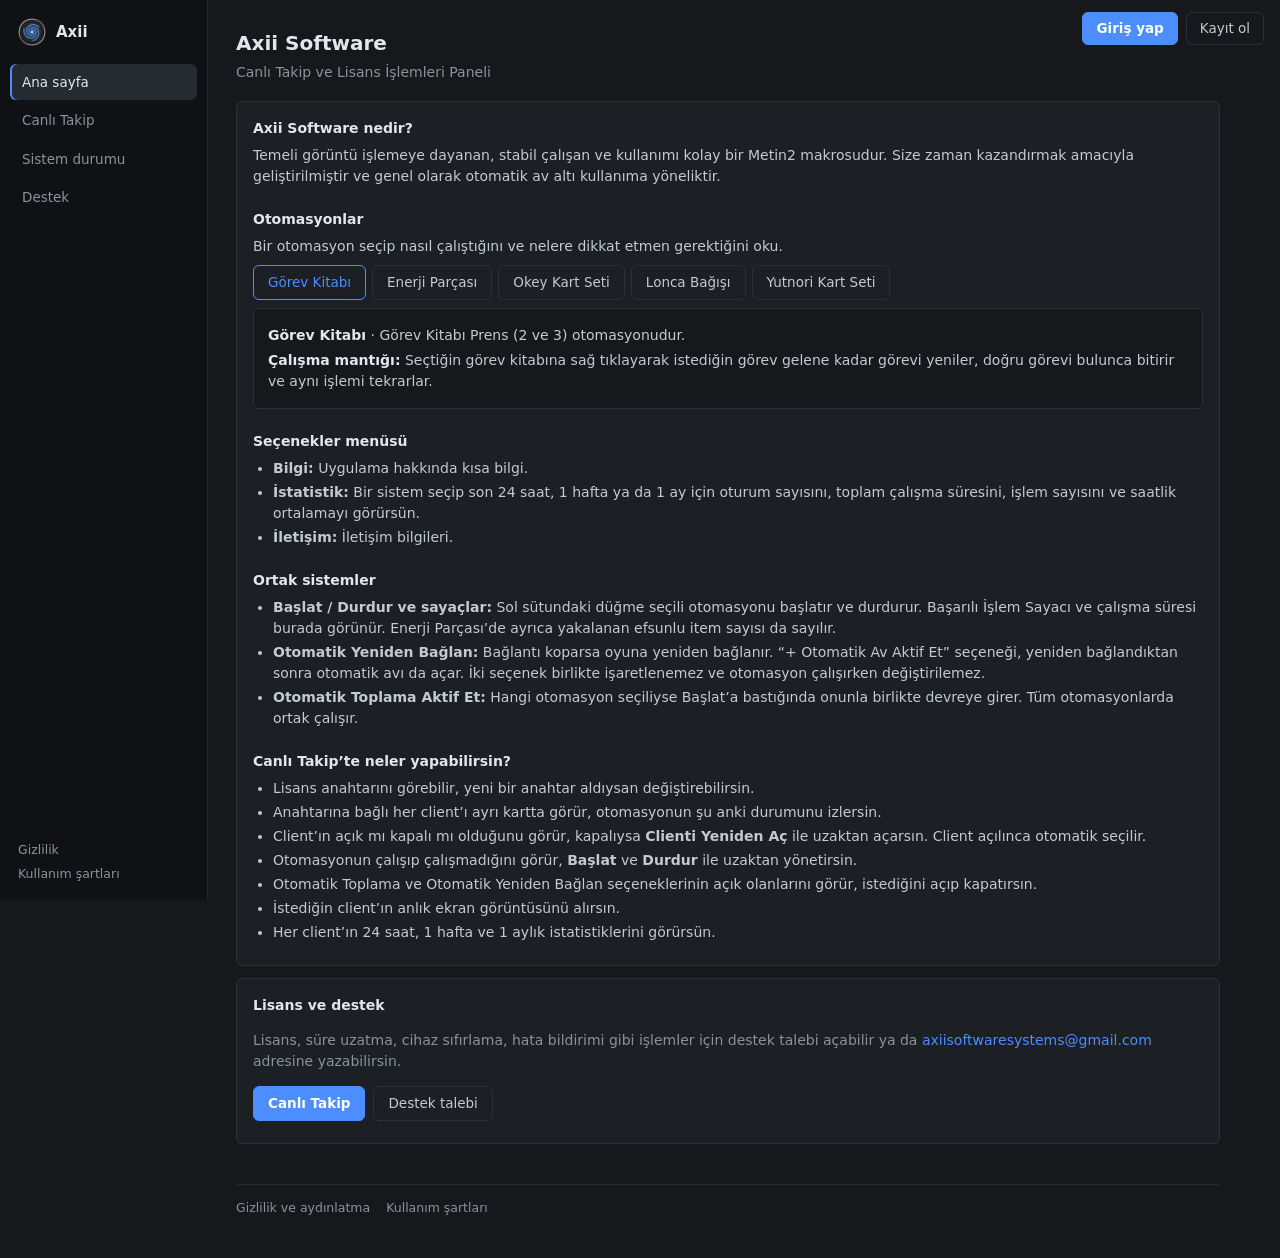
<file: index.html>
<!doctype html>
<html lang="tr"><head><meta charset="utf-8">
<meta http-equiv="Content-Security-Policy" content="default-src 'none'; script-src 'self'; style-src 'self'; img-src 'self' data:; connect-src https://axii-lisans.axiisoftwaresystems.workers.dev; base-uri 'none'; form-action 'none'">
<meta name="viewport" content="width=device-width,initial-scale=1">
<title>Axii Software</title>
<link rel="icon" href="logo.png">
<link rel="stylesheet" href="panel.css">
</head><body>

<div class="hesap" id="hesap">
  <button id="hGiris">Giriş yap</button><button id="hKayit" class="o">Kayıt ol</button>
  <div id="hMenu" class="hesap-menu gizli">
    <button id="hKim" class="o"></button>
    <div class="acilir gizli" id="hAcilir">
      <a id="sifreLink">Şifre değiştir</a>
      <a id="yonLink" href="https://axii-lisans.axiisoftwaresystems.workers.dev/yonetim" class="gizli">Yönetim paneli</a>
      <a id="cikis">Çıkış yap</a>
    </div>
  </div>
</div>

<div class="modal gizli" id="modal"><div class="mkutu">
  <button class="x" id="mKapat" aria-label="Kapat">×</button>

  <div data-m="giris">
    <h3>Giriş yap</h3>
    <div class="row"><input id="mgEp" type="email" placeholder="E-posta" autocomplete="username"></div>
    <div class="row"><input id="mgSf" type="password" placeholder="Şifre" autocomplete="current-password"></div>
    <div class="row gizli" id="mgKodSatir"><input id="mgKod" inputmode="numeric" maxlength="6" placeholder="Doğrulama kodu (6 hane)" autocomplete="one-time-code"></div>
    <div class="row"><button id="mgBtn">Giriş yap</button></div>
    <div class="msg" id="mgMsg"></div>
    <p class="alt-l"><a id="mgUnuttum">Şifremi unuttum</a> · Hesabın yok mu? <a id="mgKayit">Kayıt ol</a></p>
  </div>

  <div data-m="kayit" class="gizli">
    <h3>Kayıt ol</h3>
    <div class="row"><input id="mkEp" type="email" placeholder="E-posta" autocomplete="username"></div>
    <div class="row"><input id="mkSf" type="password" placeholder="Şifre (en az 10 karakter)" autocomplete="new-password"></div>
    <div class="row"><input id="mkKey" placeholder="Lisans anahtarı" autocomplete="off"></div>
    <label class="onay"><input type="checkbox" id="mkRiza"><span><a href="gizlilik.html" target="_blank" rel="noopener">Aydınlatma metnini</a> ve <a href="sartlar.html" target="_blank" rel="noopener">kullanım şartlarını</a> okudum. Canlı takip için durum bilgisinin ve istediğimde ekran görüntüsünün işlenmesini kabul ediyorum.</span></label>
    <p class="not">Hesabın, yönetici onayından sonra aktif olur.</p>
    <div class="row"><button id="mkBtn">Kayıt ol</button></div>
    <div class="msg" id="mkMsg"></div>
    <p class="alt-l">Hesabın var mı? <a id="mkGiris">Giriş yap</a></p>
  </div>

  <div data-m="unuttum" class="gizli">
    <h3>Şifre sıfırla</h3>
    <p class="not">Hesabına bağlı lisans anahtarı seni doğrular. Yeni şifre belirleyince tüm açık oturumların kapanır.</p>
    <div class="row"><input id="muEp" type="email" placeholder="E-posta" autocomplete="username"></div>
    <div class="row"><input id="muKey" placeholder="Lisans anahtarı" autocomplete="off"></div>
    <div class="row"><input id="muSf" type="password" placeholder="Yeni şifre (en az 10 karakter)" autocomplete="new-password"></div>
    <div class="row"><button id="muBtn">Şifreyi sıfırla</button></div>
    <div class="msg" id="muMsg"></div>
    <p class="alt-l"><a id="muGiris">Girişe dön</a></p>
  </div>

  <div data-m="anahtar" class="gizli">
    <h3>Lisans anahtarını değiştir</h3>
    <p class="not">Yeni bir anahtar aldıysan buraya gir. Hesabın bu anahtara bağlanır.</p>
    <div class="row"><input id="maKey" placeholder="Yeni lisans anahtarı" autocomplete="off"></div>
    <div class="row"><button id="maBtn">Değiştir</button></div>
    <div class="msg" id="maMsg"></div>
  </div>

  <div data-m="cihaz" class="gizli">
    <h3>Client ayarları</h3>
    <div class="row"><input id="mcAd" placeholder="Client adı" maxlength="40" autocomplete="off"></div>
    <div class="row"><button id="mcKaydet">Adı kaydet</button></div>
    <hr>
    <p class="not">Clienti silersen kaydı ve tüm verisi kaldırılır, client sınırından düşer. Yalnızca uygulaması kapalı olan client silinebilir.</p>
    <div class="row"><button id="mcSil" class="tehlike">Clienti sil</button></div>
    <div class="msg" id="mcMsg"></div>
  </div>

  <div data-m="sifre" class="gizli">
    <h3>Şifre değiştir</h3>
    <p class="not gizli" id="msZor">Yönetici geçici bir şifre verdi. Devam etmeden önce yeni bir şifre belirle.</p>
    <div class="row"><input id="msEski" type="password" placeholder="Mevcut şifre" autocomplete="current-password"></div>
    <div class="row"><input id="msYeni" type="password" placeholder="Yeni şifre (en az 10 karakter)" autocomplete="new-password"></div>
    <div class="row"><button id="msBtn">Kaydet</button></div>
    <div class="msg" id="msMsg"></div>
  </div>
</div></div>

<div class="w">
  <aside class="side" id="side"></aside>
  <main class="main">

    <div class="bildirim s gizli" id="bakimBilgi"></div>

    <section data-s="ana">
      <h2>Axii Software</h2>
      <p class="alt-baslik">Canlı Takip ve Lisans İşlemleri Paneli</p>

      <div class="card rehber">
        <h3>Axii Software nedir?</h3>
        <p>Temeli görüntü işlemeye dayanan, stabil çalışan ve kullanımı kolay bir Metin2 makrosudur. Size zaman kazandırmak amacıyla geliştirilmiştir ve genel olarak otomatik av altı kullanıma yöneliktir.</p>

        <h3>Otomasyonlar</h3>
        <p>Bir otomasyon seçip nasıl çalıştığını ve nelere dikkat etmen gerektiğini oku.</p>
        <div class="chips" id="otoChips">
          <button class="o on" data-k="mc">Görev Kitabı</button>
          <button class="o" data-k="oto">Enerji Parçası</button>
          <button class="o" data-k="mr">Okey Kart Seti</button>
          <button class="o" data-k="ln">Lonca Bağışı</button>
          <button class="o" data-k="yn">Yutnori Kart Seti</button>
        </div>
        <div class="ozel oto-p" data-k="mc">
          <p><b>Görev Kitabı</b> · Görev Kitabı Prens (2 ve 3) otomasyonudur.</p>
          <p><b>Çalışma mantığı:</b> Seçtiğin görev kitabına sağ tıklayarak istediğin görev gelene kadar görevi yeniler, doğru görevi bulunca bitirir ve aynı işlemi tekrarlar.</p>
        </div>
        <div class="ozel oto-p gizli" data-k="oto">
          <p><b>Enerji Parçası</b> · Enerji parçası ve enerji kristali üretim otomasyonudur.</p>
          <p><b>Çalışma mantığı:</b> 2, 3 ve 4. envanterlerdeki yeni itemleri takip eder, efsun koruması uygular ve büyülü çekiçle üretim yapar. Enerji Kristali sekmesi, Simyacı’dan kristal üretimini sürekli tekrarlar.</p>
        </div>
        <div class="ozel oto-p gizli" data-k="mr">
          <p><b>Okey Kart Seti</b> · Okey Kart Seti oynama otomasyonudur.</p>
          <p><b>Çalışma mantığı:</b> Okey etkinliğini baştan sona kendisi oynar ve kart seti üretimini tekrarlar.</p>
        </div>
        <div class="ozel oto-p gizli" data-k="ln">
          <p><b>Lonca Bağışı</b> · Birden çok hesap ve karakterle günlük lonca katılımı ile exp/yang bağışı yaparak lonca puanı üretir.</p>
          <p><b>Çalışma mantığı:</b> Kayıtlı hesapları sırayla açar. İşaretli her karakterle oyuna girip günlük katılım, exp ve yang bağışını yapar, sonra sıradaki karaktere geçer. Son karakterden sonra oyundan çıkıp sıradaki hesaba geçer, son hesap bitince durur.</p>
        </div>

        <div class="ozel oto-p gizli" data-k="yn">
          <p><b>Yutnori Kart Seti</b> · Cadılar Bayramı Yutnori mini oyununu bilgisayara karşı kendisi oynar.</p>
          <p><b>Çalışma mantığı:</b> Etkinlik penceresinden Yutnori’yi açar ve oyunu başlatır. Her atıştan önce taşların konumuna göre olasılık menüsünden sonucu seçer, iki taşı mümkün olduğunca üst üste getirip birlikte götürür, rakip taşını yakalayabiliyorsa yakalar. Oyun bitince ödülü alıp yeni oyuna geçer. Envanterde Yutnori Oyun Tahtası ve 30.000 Yang olmalı.</p>
        </div>

        <h3>Seçenekler menüsü</h3>
        <ul>
          <li><b>Bilgi:</b> Uygulama hakkında kısa bilgi.</li>
          <li><b>İstatistik:</b> Bir sistem seçip son 24 saat, 1 hafta ya da 1 ay için oturum sayısını, toplam çalışma süresini, işlem sayısını ve saatlik ortalamayı görürsün.</li>
          <li><b>İletişim:</b> İletişim bilgileri.</li>
        </ul>

        <h3>Ortak sistemler</h3>
        <ul>
          <li><b>Başlat / Durdur ve sayaçlar:</b> Sol sütundaki düğme seçili otomasyonu başlatır ve durdurur. Başarılı İşlem Sayacı ve çalışma süresi burada görünür. Enerji Parçası’de ayrıca yakalanan efsunlu item sayısı da sayılır.</li>
          <li><b>Otomatik Yeniden Bağlan:</b> Bağlantı koparsa oyuna yeniden bağlanır. “+ Otomatik Av Aktif Et” seçeneği, yeniden bağlandıktan sonra otomatik avı da açar. İki seçenek birlikte işaretlenemez ve otomasyon çalışırken değiştirilemez.</li>
          <li><b>Otomatik Toplama Aktif Et:</b> Hangi otomasyon seçiliyse Başlat’a bastığında onunla birlikte devreye girer. Tüm otomasyonlarda ortak çalışır.</li>
        </ul>

        <h3>Canlı Takip’te neler yapabilirsin?</h3>
        <ul>
          <li>Lisans anahtarını görebilir, yeni bir anahtar aldıysan değiştirebilirsin.</li>
          <li>Anahtarına bağlı her client’ı ayrı kartta görür, otomasyonun şu anki durumunu izlersin.</li>
          <li>Client’ın açık mı kapalı mı olduğunu görür, kapalıysa <b>Clienti Yeniden Aç</b> ile uzaktan açarsın. Client açılınca otomatik seçilir.</li>
          <li>Otomasyonun çalışıp çalışmadığını görür, <b>Başlat</b> ve <b>Durdur</b> ile uzaktan yönetirsin.</li>
          <li>Otomatik Toplama ve Otomatik Yeniden Bağlan seçeneklerinin açık olanlarını görür, istediğini açıp kapatırsın.</li>
          <li>İstediğin client’ın anlık ekran görüntüsünü alırsın.</li>
          <li>Her client’ın 24 saat, 1 hafta ve 1 aylık istatistiklerini görürsün.</li>
        </ul>
      </div>

      <div class="card">
        <h3>Lisans ve destek</h3>
        <p class="soft">Lisans, süre uzatma, cihaz sıfırlama, hata bildirimi gibi işlemler için destek talebi açabilir ya da <a href="mailto:axiisoftwaresystems@gmail.com">axiisoftwaresystems@gmail.com</a> adresine yazabilirsin.</p>
        <div class="row"><a class="btn" href="#durum">Canlı Takip</a><a class="btn o" href="#destek">Destek talebi</a></div>
      </div>
    </section>

    <section data-s="durum" hidden>
      <h2>Canlı Takip</h2>
      <p class="alt-baslik">Bilgisayarlarındaki Axii Software’i uzaktan izle ve yönet.</p>
      <div class="msg soft" id="girisIpucu">Canlı Takip için sağ üstten giriş yap.</div>

      <div class="card gizli" id="sonuc">
        <div class="kv"><span>Lisans</span><span id="lic"></span></div>
        <div class="kv"><span>Bitiş tarihi</span><span id="bitis"></span></div>
        <div class="kv"><span>Lisans anahtarı</span><span><span class="m" id="keyMetin"></span> <button class="o k" id="keyGoster">Göster</button><button class="o k" id="keyDegis">Değiştir</button></span></div>
        <div class="kv"><span>Client</span><span id="cliDurum"></span></div>
      </div>

      <div id="cihazlar"></div>

      <div class="card gizli" id="gKart">
        <div class="row ara">
          <h3 id="gBaslik">Client görüntüsü</h3>
          <button id="gKapat" class="o k">Kapat ve sil</button>
        </div>
        <img id="gImg" class="goruntu" alt="Client görüntüsü">
      </div>
      <div class="msg soft" id="gMsg"></div>
    </section>

    <section data-s="sistem" hidden>
      <h2>Sistem durumu</h2>
      <p class="alt-baslik">Sunucu, veritabanı ve güncel sürüm bilgisi.</p>
      <div class="card">
        <div class="kv"><span>Sunucu</span><span id="dApi" class="soft">Kontrol ediliyor...</span></div>
        <div class="kv"><span>Veritabanı</span><span id="dDb" class="soft">—</span></div>
        <div class="kv"><span>Güncel sürüm</span><span id="dSurum" class="soft">—</span></div>
        <div class="kv"><span>Bakım</span><span id="dBakim" class="soft">—</span></div>
      </div>
      <p class="soft">Burası açılıyorsa uygulama da sunucuya ulaşabilir.</p>
    </section>

    <section data-s="destek" hidden>
      <h2>Destek</h2>
      <p class="alt-baslik">Sorunlarını ve isteklerini buradan ilet. Yanıt aşağıda görünür.</p>
      <div class="msg soft gizli" id="dGiris">Destek talebi için sağ üstten giriş yap.</div>
      <div id="dGovde" class="gizli">
        <div class="card">
          <h3>Yeni talep</h3>
          <div class="row"><input id="dKonu" class="tam" maxlength="80" placeholder="Konu"></div>
          <div class="row"><textarea id="dMesaj" maxlength="2000" placeholder="Sorunu ya da isteğini yaz"></textarea></div>
          <div class="row"><button id="dGonder">Gönder</button></div>
          <div class="msg" id="dMsg"></div>
        </div>
        <div id="dListe"></div>
      </div>
    </section>

    <div class="altbilgi"><a href="gizlilik.html">Gizlilik ve aydınlatma</a><a href="sartlar.html">Kullanım şartları</a></div>
  </main>
</div>
<script src="config.js"></script><script src="panel.js"></script>
<script src="durum.js"></script>
<script src="uye.js"></script>
</body></html>
</file>
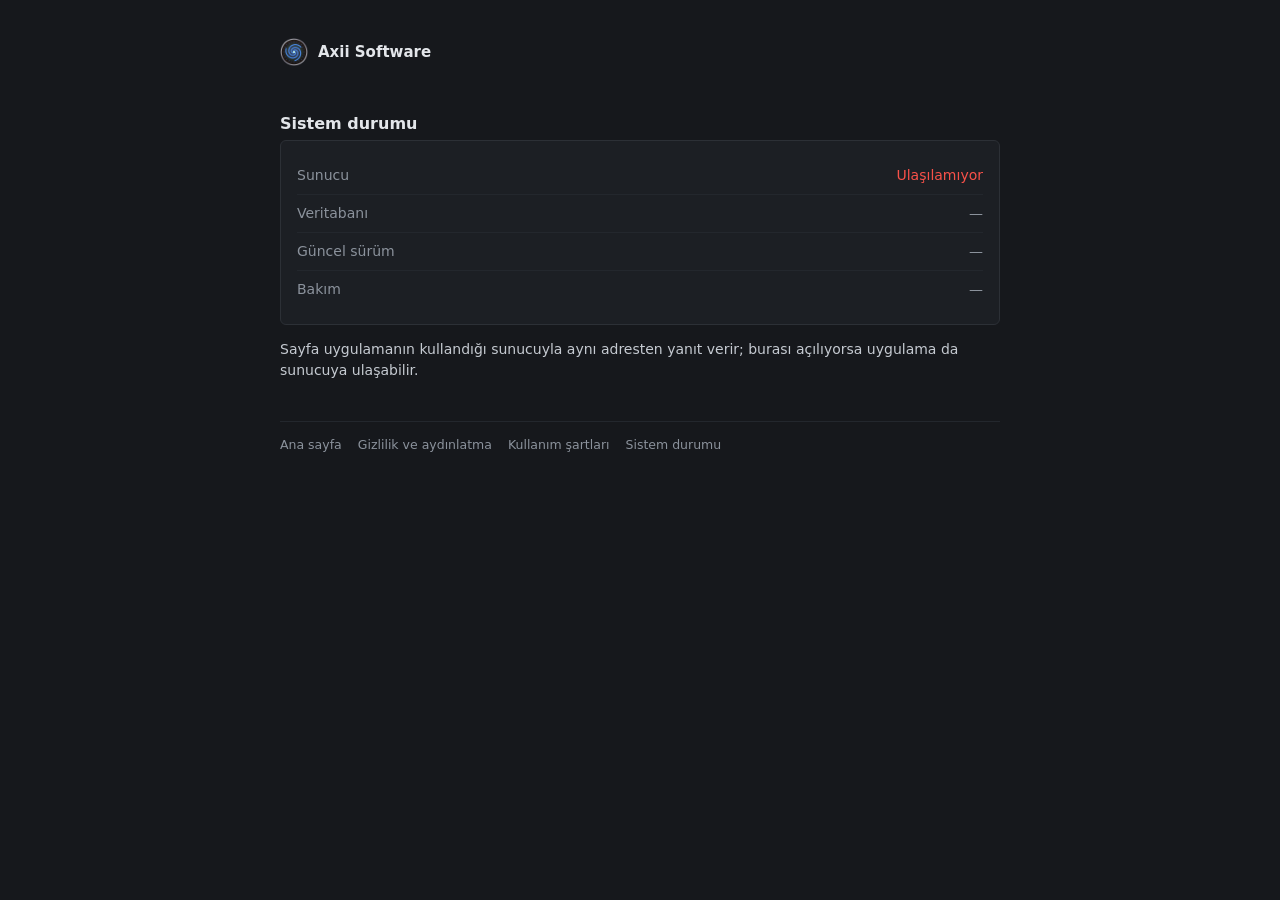
<file: durum.html>
<!doctype html>
<html lang="tr"><head><meta charset="utf-8">
<meta http-equiv="Content-Security-Policy" content="default-src 'none'; script-src 'self'; style-src 'self'; img-src 'self' data:; connect-src https://axii-lisans.axiisoftwaresystems.workers.dev; base-uri 'none'; form-action 'none'">
<meta name="viewport" content="width=device-width,initial-scale=1">
<title>Sistem durumu · Axii Software</title>
<link rel="icon" href="logo.png">
<link rel="stylesheet" href="panel.css">
</head><body>
<div class="sayfa">
<div class="marka"><img src="logo.png" alt="">Axii Software</div>
<h2>Sistem durumu</h2>
<div class="card">
<div class="kv"><span>Sunucu</span><span id="dApi" class="soft">Kontrol ediliyor...</span></div>
<div class="kv"><span>Veritabanı</span><span id="dDb" class="soft">—</span></div>
<div class="kv"><span>Güncel sürüm</span><span id="dSurum" class="soft">—</span></div>
<div class="kv"><span>Bakım</span><span id="dBakim" class="soft">—</span></div>
</div>
<p class="soft">Sayfa uygulamanın kullandığı sunucuyla aynı adresten yanıt verir; burası açılıyorsa uygulama da sunucuya ulaşabilir.</p>
<div class="altbilgi"><a href="index.html">Ana sayfa</a><a href="gizlilik.html">Gizlilik ve aydınlatma</a><a href="sartlar.html">Kullanım şartları</a><a href="durum.html">Sistem durumu</a></div>
</div>
<script src="config.js"></script><script src="panel.js"></script><script src="durum.js"></script>
</body></html>
</file>
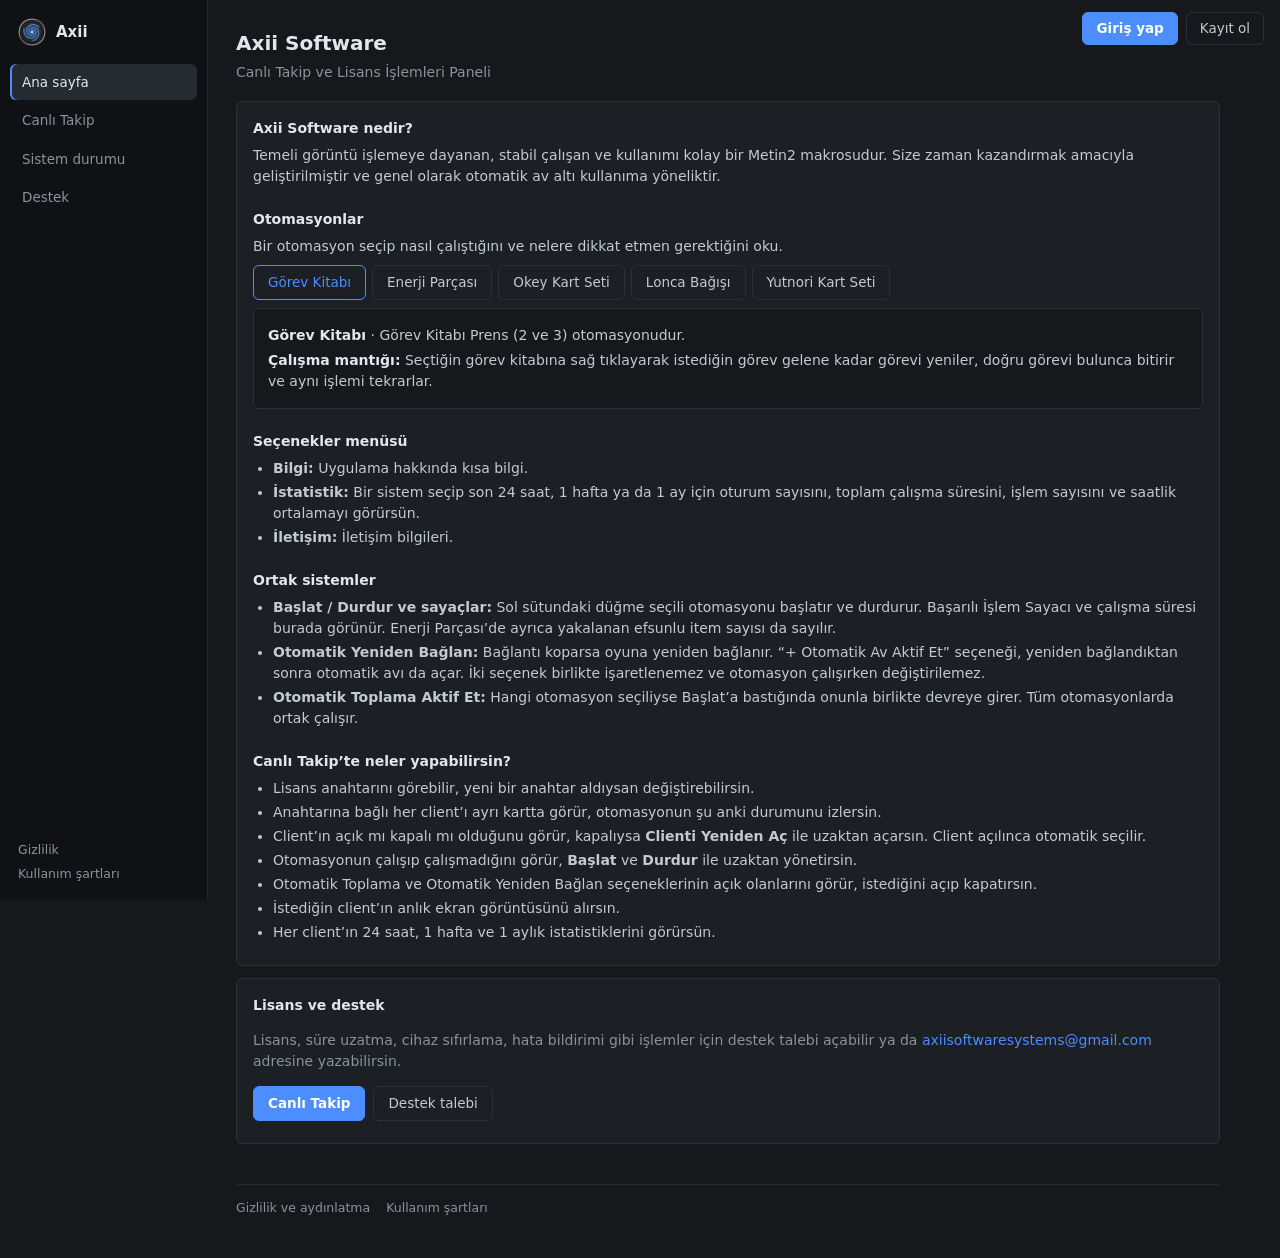
<file: editor.html>
<!doctype html>
<html lang="tr"><head><meta charset="utf-8">
<meta name="viewport" content="width=device-width,initial-scale=1">
<meta name="robots" content="noindex,nofollow">
<title>Axii Editör</title>
<link rel="stylesheet" href="panel.css">
<style>
body{height:100vh;display:flex;flex-direction:column;overflow:hidden}
#bar{display:flex;gap:8px;flex-wrap:wrap;align-items:center;padding:8px 12px;background:var(--side);border-bottom:1px solid var(--line)}
#bar b{color:var(--acc);margin-right:4px}
select{font:inherit;font-size:14px;background:var(--bg);color:var(--fg);border:1px solid var(--line);border-radius:var(--r);padding:6px 8px}
button.on{background:var(--acc);color:var(--on);border-color:var(--acc)}
#stage{flex:1;min-height:0;overflow:auto;display:flex;justify-content:center;background:var(--line)}
#fr{border:0;width:100%;height:100%;background:var(--bg);flex:none}
#hata{padding:16px}
#pop{position:fixed;z-index:50;width:300px;background:var(--card);border:1px solid var(--acc);border-radius:var(--r);padding:12px;box-shadow:0 8px 30px #0006}
#pop textarea{width:100%;min-height:90px;resize:vertical;font:inherit;background:var(--bg);color:var(--fg);border:1px solid var(--line);border-radius:var(--r);padding:8px}
#pEl{font-size:12px;color:var(--soft);margin:0 0 8px;word-break:break-all}
#msg{font-size:13px;color:var(--soft)}
</style></head><body>

<div id="bar">
  <b>AXII EDİTÖR</b>
  <select id="sayfa" title="Sayfa"><option value="index.html">Panel (index.html)</option><option value="yonetim.html">Yönetim (yonetim.html)</option></select>
  <select id="gorunum" title="Bölüm"></select>
  <select id="genislik" title="Ekran"><option value="">Masaüstü</option><option value="768px">Tablet</option><option value="390px">Mobil</option></select>
  <button id="duzenBtn" class="o" title="Açıkken sayfadaki öğelere tıklayınca not penceresi açılır">Düzenleme modu: Kapalı</button>
  <button id="gizliBtn" class="o" title="Giriş yapınca görünen kartları da göster">Gizli kartları göster</button>
  <span id="say" class="soft"></span>
  <button id="kopyaBtn">Hepsini kopyala</button>
  <button id="temizBtn" class="o">Temizle</button>
  <span id="msg"></span>
</div>

<div id="stage"><iframe id="fr" title="Önizleme"></iframe></div>
<div id="hata" class="gizli"></div>

<div id="pop" class="gizli">
  <p id="pEl"></p>
  <textarea id="pTxt" placeholder="Burası nasıl olsun? Örn: Bu butonu büyüt, rengini maviye çevir."></textarea>
  <div class="row"><button id="pKaydet">Kaydet</button><button id="pSil" class="o">Sil</button><button id="pIptal" class="o">Vazgeç</button></div>
</div>

<script>
var $ = function (i) { return document.getElementById(i); };
var KEY = "axii_editor_notlar", notlar = [], duzen = false, gizliAcik = false, acik = null, doc = null, fr = $("fr");
try { notlar = JSON.parse(localStorage.getItem(KEY) || "[]") || []; } catch (e) { notlar = []; }
function kaydet() { try { localStorage.setItem(KEY, JSON.stringify(notlar)); } catch (e) {} $("say").textContent = notlar.length + " not"; }
function bilgi(m) { $("msg").textContent = m; setTimeout(function () { if ($("msg").textContent === m) $("msg").textContent = ""; }, 3500); }
function gorunum() { return $("gorunum").value || ""; }

// ---- Sayfa yükleme ----
function yukle() { $("pop").classList.add("gizli"); $("hata").classList.add("gizli"); fr.src = $("sayfa").value; }
fr.onload = function () {
  try { doc = fr.contentDocument; if (!doc || !doc.body) throw 0; }
  catch (e) {
    $("hata").classList.remove("gizli");
    $("hata").textContent = "Sayfa okunamadı. Editörü dosya olarak (file://) değil, GitHub Pages adresinden ya da yerel bir sunucudan aç.";
    return;
  }
  enjekte(); bolumleriDoldur(); gorunumUygula(); pinCiz();
};
function enjekte() {
  var st = doc.createElement("style");
  st.textContent = ".__hv{outline:2px solid #f0c040!important;outline-offset:-2px;cursor:crosshair!important}" +
    ".__pin{position:absolute;z-index:99999;min-width:22px;height:22px;padding:0 6px;border-radius:11px;background:#f0c040;color:#17140a;" +
    "font:700 12px/22px sans-serif;text-align:center;cursor:pointer;box-shadow:0 1px 6px #0008}";
  doc.head.appendChild(st);
  doc.addEventListener("mouseover", function (e) {
    if (!duzen) return;
    var o = doc.querySelector(".__hv"); if (o) o.classList.remove("__hv");
    if (!e.target.classList.contains("__pin")) e.target.classList.add("__hv");
  }, true);
  doc.addEventListener("click", function (e) {
    if (!duzen) return;
    e.preventDefault(); e.stopPropagation();
    var t = e.target, r = fr.getBoundingClientRect();
    if (t.classList.contains("__pin")) { ac(notlar.filter(function (n) { return n.id === t.dataset.id; })[0], r.left + e.clientX, r.top + e.clientY); return; }
    var h = doc.querySelector(".__hv"); if (h) h.classList.remove("__hv");
    ac({ id: "n" + Date.now(), sayfa: $("sayfa").value, gorunum: gorunum(), sel: sec(t), tag: t.tagName.toLowerCase(),
         text: (t.innerText || t.value || t.placeholder || t.alt || "").trim().replace(/\s+/g, " ").slice(0, 60), istek: "", yeni: true },
       r.left + e.clientX, r.top + e.clientY);
  }, true);
}
function sec(el) {
  var p = [];
  while (el && el.nodeType === 1 && el !== doc.body && p.length < 6) {
    if (el.id) { p.unshift("#" + el.id); break; }
    var s = el.tagName.toLowerCase();
    var c = Array.prototype.filter.call(el.classList, function (k) { return k.indexOf("__") !== 0 && k !== "gizli"; });
    if (c.length) s += "." + c.slice(0, 2).join(".");
    var kardes = el.parentNode ? Array.prototype.filter.call(el.parentNode.children, function (x) { return x.tagName === el.tagName; }) : [];
    if (kardes.length > 1) s += ":nth-of-type(" + (kardes.indexOf(el) + 1) + ")";
    p.unshift(s); el = el.parentNode;
  }
  return p.join(" > ");
}

// ---- Bölümler (data-s) ve gizli kartlar ----
function bolumleriDoldur() {
  var onceki = gorunum(), g = $("gorunum"), liste = Array.prototype.slice.call(doc.querySelectorAll("[data-s]"));
  g.textContent = "";
  liste.forEach(function (s) {
    var o = document.createElement("option"); o.value = s.dataset.s;
    var h = s.querySelector("h2"); o.textContent = h ? h.textContent : s.dataset.s; g.appendChild(o);
  });
  g.style.display = liste.length ? "" : "none";
  if (liste.some(function (s) { return s.dataset.s === onceki; })) g.value = onceki;
}
function gorunumUygula() {
  Array.prototype.forEach.call(doc.querySelectorAll("[data-s]"), function (s) { s.hidden = s.dataset.s !== gorunum(); });
  Array.prototype.forEach.call(doc.querySelectorAll("[data-__g]"), function (e) { e.removeAttribute("data-__g"); e.classList.add("gizli"); });
  if (gizliAcik) Array.prototype.forEach.call(doc.querySelectorAll(".gizli"), function (e) { e.setAttribute("data-__g", "1"); e.classList.remove("gizli"); });
}

// ---- İğneler ----
function pinCiz() {
  if (!doc) return;
  Array.prototype.forEach.call(doc.querySelectorAll(".__pin"), function (p) { p.remove(); });
  var w = fr.contentWindow;
  notlar.forEach(function (n, i) {
    if (n.sayfa !== $("sayfa").value || n.gorunum !== gorunum()) return;
    var el; try { el = doc.querySelector(n.sel); } catch (e) { el = null; }
    if (!el) return;
    var r = el.getBoundingClientRect(); if (!r.width && !r.height) return;
    var p = doc.createElement("div"); p.className = "__pin"; p.dataset.id = n.id; p.textContent = i + 1;
    p.style.left = Math.max(0, r.right + w.scrollX - 14) + "px"; p.style.top = Math.max(0, r.top + w.scrollY - 10) + "px";
    doc.body.appendChild(p);
  });
}

// ---- Not penceresi ----
function ac(n, x, y) {
  if (!n) return;
  acik = n; $("pEl").textContent = n.tag + (n.text ? " · \"" + n.text + "\"" : "") + "  —  " + n.sel;
  $("pTxt").value = n.istek || ""; $("pSil").style.display = n.yeni ? "none" : "";
  var p = $("pop"); p.classList.remove("gizli");
  p.style.left = Math.max(8, Math.min(x + 12, innerWidth - 316)) + "px";
  p.style.top = Math.max(8, Math.min(y + 12, innerHeight - p.offsetHeight - 8)) + "px";
  $("pTxt").focus();
}
function pKapat() { $("pop").classList.add("gizli"); acik = null; }
$("pKaydet").onclick = function () {
  if (!acik) return;
  var t = $("pTxt").value.trim();
  if (!t) { if (!acik.yeni) notlar = notlar.filter(function (n) { return n.id !== acik.id; }); }
  else { acik.istek = t; if (acik.yeni) { delete acik.yeni; notlar.push(acik); } }
  kaydet(); pKapat(); pinCiz();
};
$("pSil").onclick = function () { if (acik) notlar = notlar.filter(function (n) { return n.id !== acik.id; }); kaydet(); pKapat(); pinCiz(); };
$("pIptal").onclick = pKapat;
document.addEventListener("keydown", function (e) { if (e.key === "Escape") pKapat(); });

// ---- Kopyala / temizle ----
function metinUret() {
  if (!notlar.length) return "";
  var s = "AXII PANEL DEĞİŞİKLİK NOTLARI (" + notlar.length + ")\n\n";
  notlar.forEach(function (n, i) {
    s += (i + 1) + ") [" + n.sayfa + " · bölüm: " + (n.gorunum || "-") + "]\n   Öğe: " + n.tag + (n.text ? " (\"" + n.text + "\")" : "") +
      "\n   Seçici: " + n.sel + "\n   İstek: " + n.istek + "\n\n";
  });
  return s.trim();
}
$("kopyaBtn").onclick = function () {
  var t = metinUret(); if (!t) { bilgi("Henüz not yok."); return; }
  function yedek() { var a = document.createElement("textarea"); a.value = t; document.body.appendChild(a); a.select(); try { document.execCommand("copy"); bilgi("Kopyalandı."); } catch (e) { bilgi("Kopyalanamadı."); } a.remove(); }
  if (navigator.clipboard && navigator.clipboard.writeText) navigator.clipboard.writeText(t).then(function () { bilgi("Kopyalandı. Sohbete yapıştır."); }, yedek); else yedek();
};
$("temizBtn").onclick = function () { if (notlar.length && confirm("Tüm notlar silinsin mi?")) { notlar = []; kaydet(); pinCiz(); } };

// ---- Üst çubuk ----
$("sayfa").onchange = yukle;
$("gorunum").onchange = function () { gorunumUygula(); pinCiz(); };
$("genislik").onchange = function () { fr.style.width = $("genislik").value || "100%"; setTimeout(pinCiz, 100); };
$("duzenBtn").onclick = function () {
  duzen = !duzen; this.textContent = "Düzenleme modu: " + (duzen ? "Açık" : "Kapalı"); this.classList.toggle("on", duzen);
  if (!duzen && doc) { var o = doc.querySelector(".__hv"); if (o) o.classList.remove("__hv"); }
};
$("gizliBtn").onclick = function () { gizliAcik = !gizliAcik; this.classList.toggle("on", gizliAcik); if (doc) { gorunumUygula(); pinCiz(); } };
window.addEventListener("resize", pinCiz);
kaydet(); yukle();
</script>
</body></html>
</file>
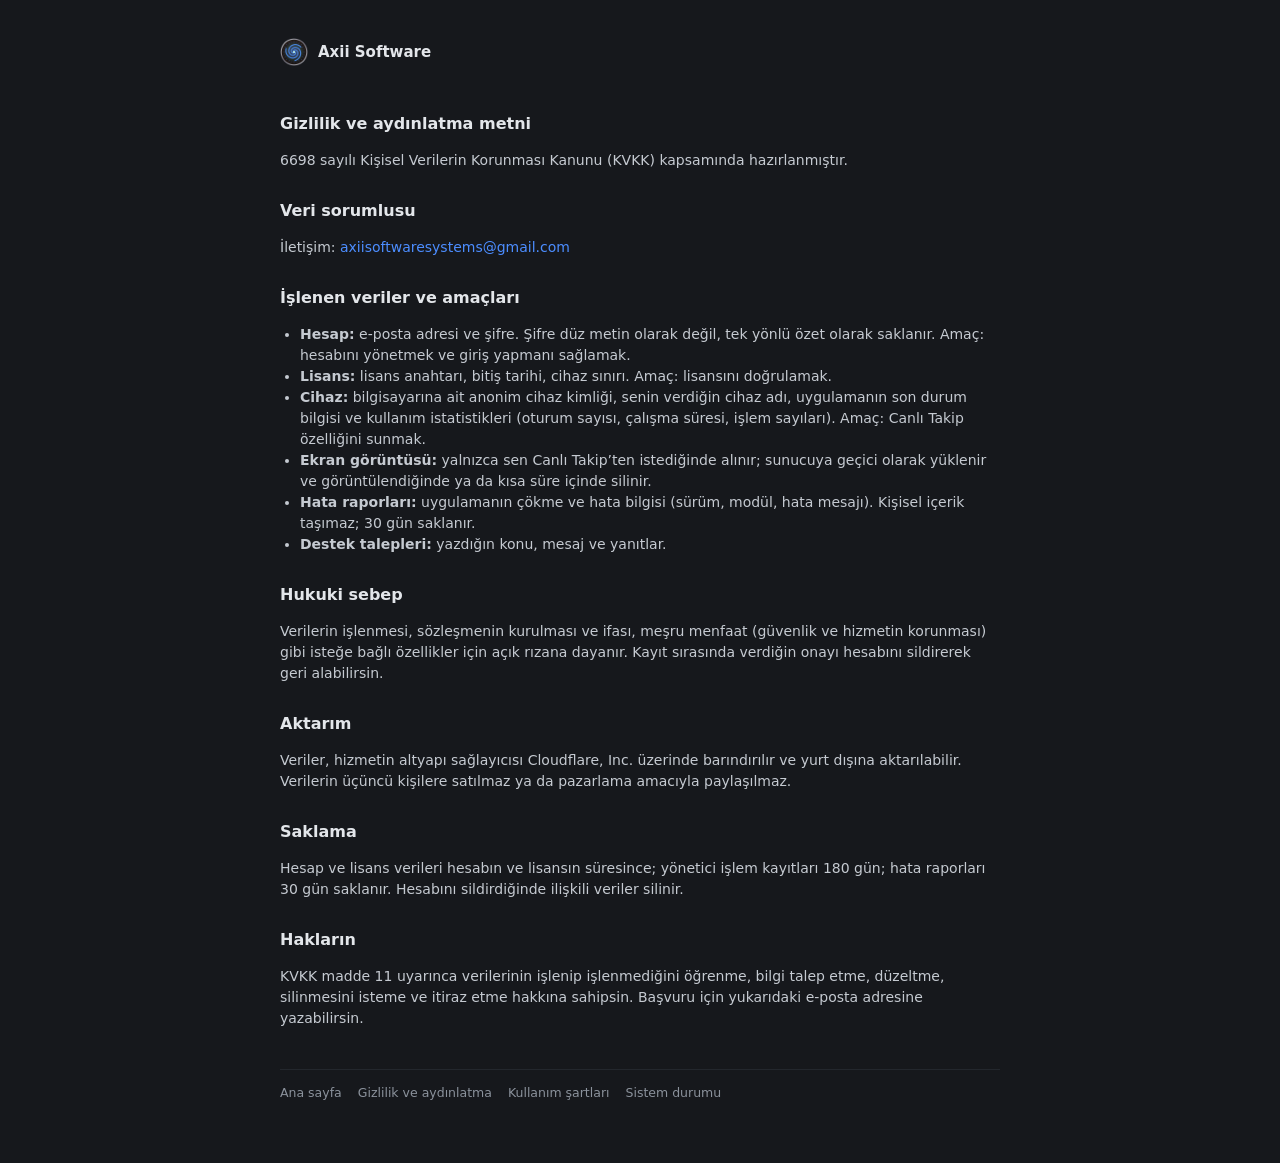
<file: gizlilik.html>
<!doctype html>
<html lang="tr"><head><meta charset="utf-8">
<meta http-equiv="Content-Security-Policy" content="default-src 'none'; script-src 'self'; style-src 'self'; img-src 'self' data:; connect-src https://axii-lisans.axiisoftwaresystems.workers.dev; base-uri 'none'; form-action 'none'">
<meta http-equiv="Content-Security-Policy" content="default-src 'none'; script-src 'self'; style-src 'self'; img-src 'self' data:; connect-src https://axii-lisans.axiisoftwaresystems.workers.dev; base-uri 'none'; form-action 'none'">
<meta name="viewport" content="width=device-width,initial-scale=1">
<title>Gizlilik ve aydınlatma · Axii Software</title>
<link rel="icon" href="logo.png">
<link rel="stylesheet" href="panel.css">
</head><body>
<div class="sayfa">
<div class="marka"><img src="logo.png" alt="">Axii Software</div>
<h2>Gizlilik ve aydınlatma metni</h2>
<p class="soft">6698 sayılı Kişisel Verilerin Korunması Kanunu (KVKK) kapsamında hazırlanmıştır.</p>
<h2>Veri sorumlusu</h2>
<p>İletişim: <a href="mailto:axiisoftwaresystems@gmail.com">axiisoftwaresystems@gmail.com</a></p>
<h2>İşlenen veriler ve amaçları</h2>
<ul>
<li><b>Hesap:</b> e-posta adresi ve şifre. Şifre düz metin olarak değil, tek yönlü özet olarak saklanır. Amaç: hesabını yönetmek ve giriş yapmanı sağlamak.</li>
<li><b>Lisans:</b> lisans anahtarı, bitiş tarihi, cihaz sınırı. Amaç: lisansını doğrulamak.</li>
<li><b>Cihaz:</b> bilgisayarına ait anonim cihaz kimliği, senin verdiğin cihaz adı, uygulamanın son durum bilgisi ve kullanım istatistikleri (oturum sayısı, çalışma süresi, işlem sayıları). Amaç: Canlı Takip özelliğini sunmak.</li>
<li><b>Ekran görüntüsü:</b> yalnızca sen Canlı Takip’ten istediğinde alınır; sunucuya geçici olarak yüklenir ve görüntülendiğinde ya da kısa süre içinde silinir.</li>
<li><b>Hata raporları:</b> uygulamanın çökme ve hata bilgisi (sürüm, modül, hata mesajı). Kişisel içerik taşımaz; 30 gün saklanır.</li>
<li><b>Destek talepleri:</b> yazdığın konu, mesaj ve yanıtlar.</li>
</ul>
<h2>Hukuki sebep</h2>
<p>Verilerin işlenmesi, sözleşmenin kurulması ve ifası, meşru menfaat (güvenlik ve hizmetin korunması) gibi isteğe bağlı özellikler için açık rızana dayanır. Kayıt sırasında verdiğin onayı hesabını sildirerek geri alabilirsin.</p>
<h2>Aktarım</h2>
<p>Veriler, hizmetin altyapı sağlayıcısı Cloudflare, Inc. üzerinde barındırılır ve yurt dışına aktarılabilir. Verilerin üçüncü kişilere satılmaz ya da pazarlama amacıyla paylaşılmaz.</p>
<h2>Saklama</h2>
<p>Hesap ve lisans verileri hesabın ve lisansın süresince; yönetici işlem kayıtları 180 gün; hata raporları 30 gün saklanır. Hesabını sildirdiğinde ilişkili veriler silinir.</p>
<h2>Hakların</h2>
<p>KVKK madde 11 uyarınca verilerinin işlenip işlenmediğini öğrenme, bilgi talep etme, düzeltme, silinmesini isteme ve itiraz etme hakkına sahipsin. Başvuru için yukarıdaki e-posta adresine yazabilirsin.</p>
<div class="altbilgi"><a href="index.html">Ana sayfa</a><a href="gizlilik.html">Gizlilik ve aydınlatma</a><a href="sartlar.html">Kullanım şartları</a><a href="durum.html">Sistem durumu</a></div>
</div>

</body></html>
</file>
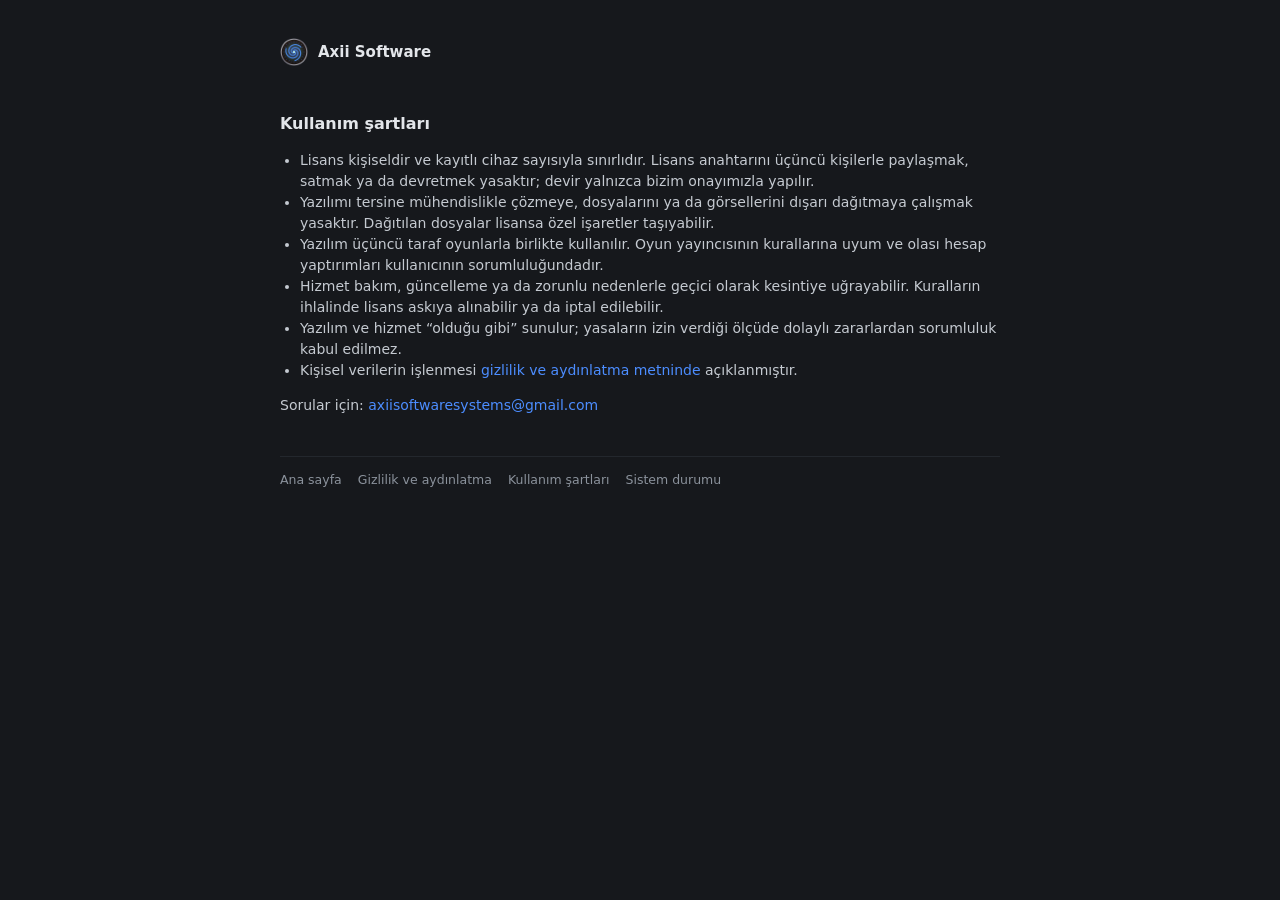
<file: sartlar.html>
<!doctype html>
<html lang="tr"><head><meta charset="utf-8">
<meta http-equiv="Content-Security-Policy" content="default-src 'none'; script-src 'self'; style-src 'self'; img-src 'self' data:; connect-src https://axii-lisans.axiisoftwaresystems.workers.dev; base-uri 'none'; form-action 'none'">
<meta name="viewport" content="width=device-width,initial-scale=1">
<title>Kullanım şartları · Axii Software</title>
<link rel="icon" href="logo.png">
<link rel="stylesheet" href="panel.css">
</head><body>
<div class="sayfa">
<div class="marka"><img src="logo.png" alt="">Axii Software</div>
<h2>Kullanım şartları</h2>
<ul>
<li>Lisans kişiseldir ve kayıtlı cihaz sayısıyla sınırlıdır. Lisans anahtarını üçüncü kişilerle paylaşmak, satmak ya da devretmek yasaktır; devir yalnızca bizim onayımızla yapılır.</li>
<li>Yazılımı tersine mühendislikle çözmeye, dosyalarını ya da görsellerini dışarı dağıtmaya çalışmak yasaktır. Dağıtılan dosyalar lisansa özel işaretler taşıyabilir.</li>
<li>Yazılım üçüncü taraf oyunlarla birlikte kullanılır. Oyun yayıncısının kurallarına uyum ve olası hesap yaptırımları kullanıcının sorumluluğundadır.</li>
<li>Hizmet bakım, güncelleme ya da zorunlu nedenlerle geçici olarak kesintiye uğrayabilir. Kuralların ihlalinde lisans askıya alınabilir ya da iptal edilebilir.</li>
<li>Yazılım ve hizmet “olduğu gibi” sunulur; yasaların izin verdiği ölçüde dolaylı zararlardan sorumluluk kabul edilmez.</li>
<li>Kişisel verilerin işlenmesi <a href="gizlilik.html">gizlilik ve aydınlatma metninde</a> açıklanmıştır.</li>
</ul>
<p class="soft">Sorular için: <a href="mailto:axiisoftwaresystems@gmail.com">axiisoftwaresystems@gmail.com</a></p>
<div class="altbilgi"><a href="index.html">Ana sayfa</a><a href="gizlilik.html">Gizlilik ve aydınlatma</a><a href="sartlar.html">Kullanım şartları</a><a href="durum.html">Sistem durumu</a></div>
</div>

</body></html>
</file>
<file: panel.css>
/* Axii panel teması: masaüstü uygulamasındaki renk ve yerleşimle aynı (koyu, tek vurgu rengi, düz yüzeyler). */
:root{--bg:#16181C;--title:#0F1114;--panel:#1C1F24;--raised:#262B32;--border:#2C3036;--line:#23272D;--text:#E3E6EA;--t2:#C5CAD1;--muted:#8B929C;--accent:#4C8DFF;--accenth:#6AA0FF;--green:#3FB950;--okfg:#56D364;--okbg:#16301E;--red:#C9372C;--redt:#F85149;--dim:#5A6068;--r:6px;color-scheme:dark}
*{box-sizing:border-box}
html{background:var(--bg)}
body{margin:0;background:var(--bg);color:var(--text);font:14px/1.5 "Segoe UI",system-ui,-apple-system,sans-serif;-webkit-font-smoothing:antialiased}
[hidden],.gizli{display:none!important}
a{color:var(--accent);text-decoration:none}a:hover{color:var(--accenth)}
h1,h2,h3,h4{margin:0;font-weight:600}
h2{font-size:20px;margin-bottom:4px}h3{font-size:14px;margin-bottom:10px}
.alt-baslik{margin:0 0 18px;color:var(--muted)}

/* ---- Yerleşim ---- */
.w{display:flex;min-height:100vh}
.side{width:208px;flex:none;background:var(--title);border-right:1px solid var(--line);padding:16px 10px;position:sticky;top:0;height:100vh;display:flex;flex-direction:column}
.marka{display:flex;gap:10px;align-items:center;padding:2px 8px 18px;font-weight:700;font-size:15px;color:var(--text)}
.marka img{width:28px;height:28px}
.side nav a{display:block;padding:8px 12px;border-radius:var(--r);color:var(--muted);margin-bottom:2px;font-size:13.5px}
.side nav a:hover{color:var(--text);background:var(--panel)}
.side nav a.on{background:var(--raised);color:var(--text);box-shadow:inset 2px 0 0 var(--accent)}
.sp{flex:1}
.side .alt{font-size:12.5px;color:var(--muted);padding:0 8px;display:flex;flex-direction:column;gap:6px}
.side .alt a{color:var(--muted);cursor:pointer}.side .alt a:hover{color:var(--text)}
.main{flex:1;min-width:0;padding:28px 28px 40px;max-width:1040px}
.sayfa{max-width:760px;margin:0 auto;padding:36px 20px 60px}
.sayfa .marka{padding-left:0}
.sayfa h2{margin-top:28px;font-size:16px}
.sayfa p,.sayfa li{color:var(--t2)}
.sayfa ul{padding-left:20px}

/* ---- Kart / satır ---- */
.card{background:var(--panel);border:1px solid var(--border);border-radius:var(--r);padding:16px;margin:0 0 12px}
.row{display:flex;gap:8px;flex-wrap:wrap;align-items:center;margin:6px 0}
.row.ara{justify-content:space-between}
.kolonlar{display:grid;grid-template-columns:repeat(auto-fit,minmax(190px,1fr));gap:12px;margin-bottom:12px}
.kv{display:flex;justify-content:space-between;gap:12px;padding:8px 0;border-bottom:1px solid var(--line)}
.kv:last-child{border-bottom:0}
.kv>span:first-child{color:var(--muted)}
.kv>span:last-child{text-align:right}
.sayi{font-size:26px;font-weight:600;line-height:1.1}
.sayi small{display:block;font-size:12px;font-weight:400;color:var(--muted);margin-top:4px}

/* ---- Form ---- */
input,select,textarea{font:inherit;background:var(--bg);color:var(--text);border:1px solid var(--border);border-radius:var(--r);padding:8px 10px;outline:0;max-width:100%}
input:focus,select:focus,textarea:focus{border-color:var(--accent)}
input::placeholder,textarea::placeholder{color:var(--dim)}
textarea{width:100%;min-height:90px;resize:vertical}
label{color:var(--muted);font-size:12.5px}
.tam{width:100%}
.kucuk{width:90px}
.orta{width:170px}
button,.btn{font:inherit;font-size:13.5px;background:var(--accent);color:#fff;border:1px solid var(--accent);border-radius:var(--r);padding:7px 14px;font-weight:600;cursor:pointer;display:inline-block;line-height:1.4}
button:hover,.btn:hover{background:var(--accenth);border-color:var(--accenth);color:#fff}
button.o,.btn.o{background:transparent;color:var(--t2);border-color:var(--border);font-weight:500}
button.o:hover,.btn.o:hover{border-color:var(--accent);color:var(--text);background:transparent}
button.o.on{border-color:var(--accent);color:var(--accent)}
button.k{padding:3px 9px;font-size:12px;margin:2px 4px 2px 0}
button.dur{background:var(--red);border-color:var(--red)}
button.dur:hover{background:#d9483c;border-color:#d9483c}
button.tehlike{background:transparent;color:var(--redt);border-color:var(--red);font-weight:500}
button.tehlike:hover{background:var(--red);color:#fff}
button:disabled{opacity:.45;cursor:default;pointer-events:none}
.onay{display:flex;gap:8px;align-items:flex-start;font-size:13px;color:var(--t2);margin:10px 0;cursor:pointer}
.onay input{margin-top:3px}

/* ---- Mesaj / durum ---- */
.msg{margin:8px 0 0;min-height:18px;font-size:13.5px}
.ok{color:var(--okfg)}.bad{color:var(--redt)}.soft{color:var(--muted)}
.durum-nokta{display:inline-block;width:8px;height:8px;border-radius:50%;margin-right:8px;background:var(--dim)}
.durum-nokta.acik{background:var(--green)}.durum-nokta.kapali{background:var(--red)}.durum-nokta.uyari{background:#d29922}
.rozet{display:inline-block;padding:1px 8px;border-radius:10px;font-size:12px;font-weight:600;background:var(--raised);color:var(--t2);margin-left:8px}
.rozet.k{background:var(--red);color:#fff}.rozet.y{background:var(--okbg);color:var(--okfg)}.rozet.s{background:#3a2f12;color:#e3b341}.rozet.mavi{background:#1d3157;color:var(--accenth)}
.bildirim{border:1px solid var(--border);border-left:3px solid var(--accent);background:var(--panel);padding:10px 14px;border-radius:var(--r);margin:0 0 14px;font-size:13.5px}
.bildirim.k{border-left-color:var(--red)}.bildirim.s{border-left-color:#d29922}

/* ---- Tablo ---- */
.tw{overflow-x:auto}
table{width:100%;border-collapse:collapse;font-size:13.5px;min-width:620px}
th,td{padding:8px 8px;border-bottom:1px solid var(--line);text-align:left;vertical-align:top}
th{color:var(--muted);font-size:12px;font-weight:600;white-space:nowrap}
td.m,.m{font-family:Consolas,"Cascadia Mono",monospace;font-size:13px}
td.m{white-space:nowrap}
table.it{min-width:0}
pre{white-space:pre-wrap;word-break:break-all;background:var(--bg);border:1px solid var(--border);border-radius:var(--r);padding:8px;margin:6px 0;font:12.5px Consolas,monospace}
.yeni{font-family:Consolas,monospace;font-size:17px;padding:8px 10px;border:1px dashed var(--accent);border-radius:var(--r);display:inline-block;margin-top:6px;user-select:all}
.bar{height:6px;border-radius:3px;background:var(--border);overflow:hidden;margin:10px 0;max-width:420px}.bar>div{height:100%;width:0;background:var(--accent)}
.ilerleme{height:8px;border-radius:4px;background:var(--border);overflow:hidden;margin:8px 0;max-width:420px}.ilerleme>div{height:100%;background:var(--accent)}
.ilerleme.sari>div{background:#d29922}.ilerleme.kirmizi>div{background:var(--red)}

/* ---- Rehber ---- */
.rehber h3{margin:22px 0 6px;font-size:14px;color:var(--text)}
.rehber h3:first-child{margin-top:0}
.rehber p{margin:6px 0;color:var(--t2)}.rehber ul{margin:6px 0;padding-left:20px;color:var(--t2)}.rehber li{margin:3px 0}
.chips{display:flex;gap:6px;flex-wrap:wrap;margin:8px 0}
.ozel{background:var(--bg);border:1px solid var(--border);border-radius:var(--r);padding:12px 14px;margin-top:8px}
.ozel p{margin:4px 0}.ozel b{color:var(--text)}

/* ---- Client kartı ---- */
.kp{display:grid;grid-template-columns:repeat(auto-fit,minmax(200px,1fr));gap:10px;margin-top:12px}
.kb{border:1px solid var(--border);border-radius:var(--r);padding:10px 12px;background:var(--bg)}
.kb h4{margin:0 0 8px;font-size:11.5px;font-weight:600;color:var(--muted);letter-spacing:.5px;text-transform:uppercase}
.kb .dr{margin-bottom:8px}
.kb button{display:block;width:100%;margin-top:6px;text-align:center}
.sw{display:flex;align-items:center;gap:9px;margin:8px 0;font-size:13.5px;cursor:pointer;user-select:none;position:relative}
.sw input{position:absolute;opacity:0;pointer-events:none}
.sw-k{width:34px;height:18px;border-radius:9px;background:#3A3F47;position:relative;flex:none;transition:background .15s}
.sw-k::after{content:"";position:absolute;top:2px;left:2px;width:14px;height:14px;border-radius:50%;background:#aeb4bd;transition:left .15s}
.sw input:checked+.sw-k{background:var(--accent)}
.sw input:checked+.sw-k::after{left:18px;background:#fff}
.sw input:focus-visible+.sw-k{outline:2px solid var(--accenth);outline-offset:2px}
.sw.kapali{cursor:default;color:var(--muted)}.sw input:disabled+.sw-k{opacity:.45}
.goruntu{max-width:100%;border:1px solid var(--border);border-radius:var(--r);margin-top:10px;display:block}

/* ---- Hesap alanı + açılır pencere ---- */
.hesap{position:fixed;top:12px;right:16px;z-index:30;display:flex;gap:8px;align-items:center}
.hesap button{padding:6px 13px}
#hKim{max-width:230px;overflow:hidden;text-overflow:ellipsis;white-space:nowrap}
.acilir{position:absolute;right:0;top:100%;margin-top:6px;min-width:190px;background:var(--panel);border:1px solid var(--border);border-radius:var(--r);padding:5px;box-shadow:0 8px 24px #0007}
.acilir a{display:block;padding:8px 12px;border-radius:4px;color:var(--t2);font-size:13.5px;cursor:pointer}
.acilir a:hover{background:var(--raised);color:var(--text)}
.hesap-menu{position:relative}
.modal{position:fixed;inset:0;z-index:50;background:#000a;display:flex;align-items:center;justify-content:center;padding:16px}
.mkutu{width:100%;max-width:400px;max-height:92vh;overflow:auto;background:var(--panel);border:1px solid var(--border);border-radius:var(--r);padding:22px;position:relative}
.mkutu .x{position:absolute;top:8px;right:10px;background:none;border:0;color:var(--muted);padding:0 8px;font-size:22px;line-height:1.2;font-weight:400}
.mkutu .x:hover{color:var(--text);background:none}
.mkutu input{width:100%}
.mkutu .alt-l{font-size:13px;color:var(--muted);margin:12px 0 0}
.mkutu .alt-l a{cursor:pointer}
.mkutu hr{border:0;border-top:1px solid var(--line);margin:14px 0}
.not{font-size:12.5px;color:var(--muted);margin:8px 0}

/* ---- Giriş kapısı (yönetim) ---- */
.kapi{max-width:380px;margin:12vh auto;padding:0 16px}
.kapi .marka{justify-content:center;padding:0 0 16px}
.altbilgi{margin-top:40px;padding-top:14px;border-top:1px solid var(--line);font-size:12.5px;color:var(--muted);display:flex;gap:16px;flex-wrap:wrap}
.altbilgi a{color:var(--muted)}.altbilgi a:hover{color:var(--text)}

/* ---- Ayar formu (yönetim) ---- */
.ayar-grup h4{margin:16px 0 6px;font-size:12px;letter-spacing:.5px;text-transform:uppercase;color:var(--muted)}
.ayar-satir{display:grid;grid-template-columns:1fr 130px;gap:12px;align-items:center;padding:8px 0;border-bottom:1px solid var(--line)}
.ayar-satir .ad{font-size:13.5px}.ayar-satir .ac{font-size:12px;color:var(--muted)}
.ayar-satir.degisti{box-shadow:inset 2px 0 0 var(--accent);padding-left:8px}

@media(max-width:760px){
  .w{flex-direction:column}
  .side{width:100%;height:auto;position:static;flex-direction:row;align-items:center;padding:8px 10px;overflow-x:auto;border-right:0;border-bottom:1px solid var(--line)}
  .marka{padding:0 12px 0 0}.side nav{display:flex}.side nav a{margin:0 4px 0 0;white-space:nowrap}.side nav a.on{box-shadow:inset 0 -2px 0 var(--accent)}
  .side .alt,.side .sp{display:none}
  .main{padding:18px 16px 32px}
  .hesap{position:static;padding:10px 16px 0;justify-content:flex-end}
  #hKim{max-width:150px}
  .ayar-satir{grid-template-columns:1fr}
}
.m-satir{margin:8px 0 2px;word-break:break-word}
.pre-satir{white-space:pre-wrap;word-break:break-word;margin:8px 0}
.onay input,.mkutu input[type=checkbox]{width:auto;flex:none}
</file>
